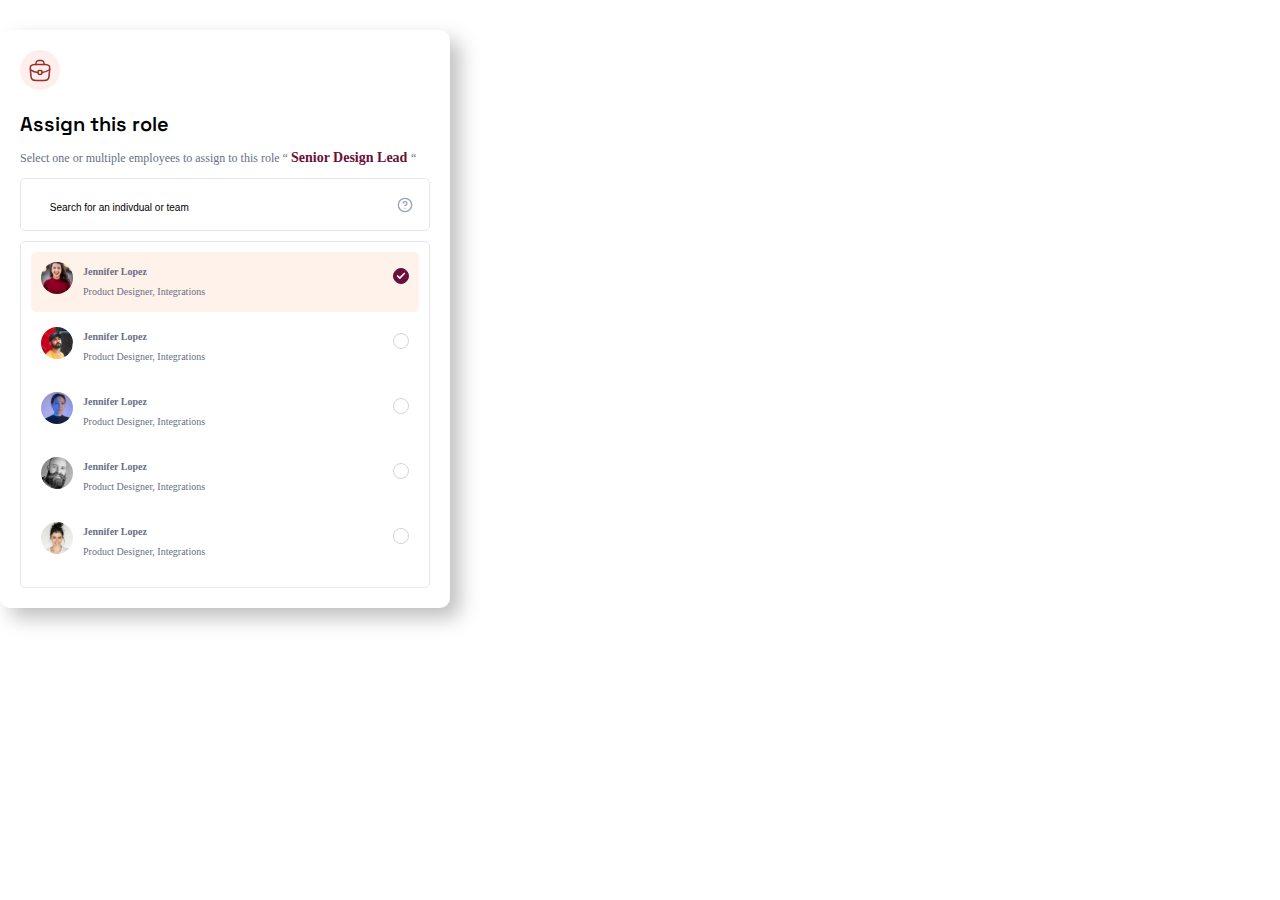
<file: views/modal.html>
<!DOCTYPE html>
<html lang="en">
  <head>
    <meta charset="UTF-8" />
    <meta name="viewport" content="width=device-width, initial-scale=1.0" />
    <title>Modal</title>
    <!-- CSS  -->
    <link rel="stylesheet" href="../css/modal.css" />
    <link rel="stylesheet" href="../css/index.css" />

    <!-- Google Font  -->
    <link rel="preconnect" href="https://fonts.googleapis.com" />
    <link rel="preconnect" href="https://fonts.gstatic.com" crossorigin />
    <link
      href="https://fonts.googleapis.com/css2?family=Space+Grotesk:wght@300..700&display=swap"
      rel="stylesheet"
    />

    <!-- Font Awesome Starts -->
    <link
      rel="stylesheet"
      href="https://cdnjs.cloudflare.com/ajax/libs/font-awesome/6.5.2/css/all.min.css"
      integrity="sha512-SnH5WK+bZxgPHs44uWIX+LLJAJ9/2PkPKZ5QiAj6Ta86w+fsb2TkcmfRyVX3pBnMFcV7oQPJkl9QevSCWr3W6A=="
      crossorigin="anonymous"
      referrerpolicy="no-referrer"
    />
  </head>
  <body>
    <div class="modal-container">
      <div class="modal">
        <div class="inner-modal">
          <div class="modal-icon-round">
            <img src="../assets/icons/modal-briefcase.svg" alt="" />
          </div>
          <h3>Assign this role</h3>
          <p>
            Select one or multiple employees to assign to this role “
            <span class="text-color">Senior Design Lead </span> “
          </p>
          <div class="input-filter">
            <form action="" class="input-form box1">
              <i class="fa-solid fa-magnifying-glass"></i>
              <input
                type="text"
                name=""
                id=""
                placeholder=" Search for an indivdual or team"
              />
            </form>
            <div class="box2">
              <img src="../assets/icons/role-icon.svg" alt="" />
            </div>
          </div>

          <div class="profile-container">
            <div class="profile-box profile-box-one">
              <div class="flex-profile-box">
                <div class="box-1">
                  <div>
                    <img src="../assets/images/modal-pic1.svg" alt="" />
                  </div>
                  <div>
                    <p class="modal-title">Jennifer Lopez</p>
                    <p>Product Designer, Integrations</p>
                  </div>
                </div>
                <div class="box-2">
                  <img src="../assets/icons/Checkbox.svg" alt="" />
                </div>
              </div>
            </div>

            <div class="profile-box">
              <div class="flex-profile-box">
                <div class="box-1">
                  <div>
                    <img src="../assets/images/modal-pic2.svg" alt="" />
                  </div>
                  <div>
                    <p class="modal-title">Jennifer Lopez</p>
                    <p>Product Designer, Integrations</p>
                  </div>
                </div>
                <div class="box-2">
                  <img src="../assets/icons/unCheckbox.svg" alt="" />
                </div>
              </div>
            </div>
            <div class="profile-box">
              <div class="flex-profile-box">
                <div class="box-1">
                  <div>
                    <img src="../assets/images/modal-pic3.svg" alt="" />
                  </div>
                  <div>
                    <p class="modal-title">Jennifer Lopez</p>
                    <p>Product Designer, Integrations</p>
                  </div>
                </div>
                <div class="box-2">
                  <img src="../assets/icons/unCheckbox.svg" alt="" />
                </div>
              </div>
            </div>
            <div class="profile-box">
              <div class="flex-profile-box">
                <div class="box-1">
                  <div>
                    <img src="../assets/images/modal-pic4.svg" alt="" />
                  </div>
                  <div>
                    <p class="modal-title">Jennifer Lopez</p>
                    <p>Product Designer, Integrations</p>
                  </div>
                </div>
                <div class="box-2">
                  <img src="../assets/icons/unCheckbox.svg" alt="" />
                </div>
              </div>
            </div>
            <div class="profile-box">
              <div class="flex-profile-box">
                <div class="box-1">
                  <div>
                    <img src="../assets/images/modal-pic5.svg" alt="" />
                  </div>
                  <div>
                    <p class="modal-title">Jennifer Lopez</p>
                    <p>Product Designer, Integrations</p>
                  </div>
                </div>
                <div class="box-2">
                  <img src="../assets/icons/unCheckbox.svg" alt="" />
                </div>
              </div>
            </div>
          </div>
        </div>
      </div>
    </div>
  </body>
</html>
</file>
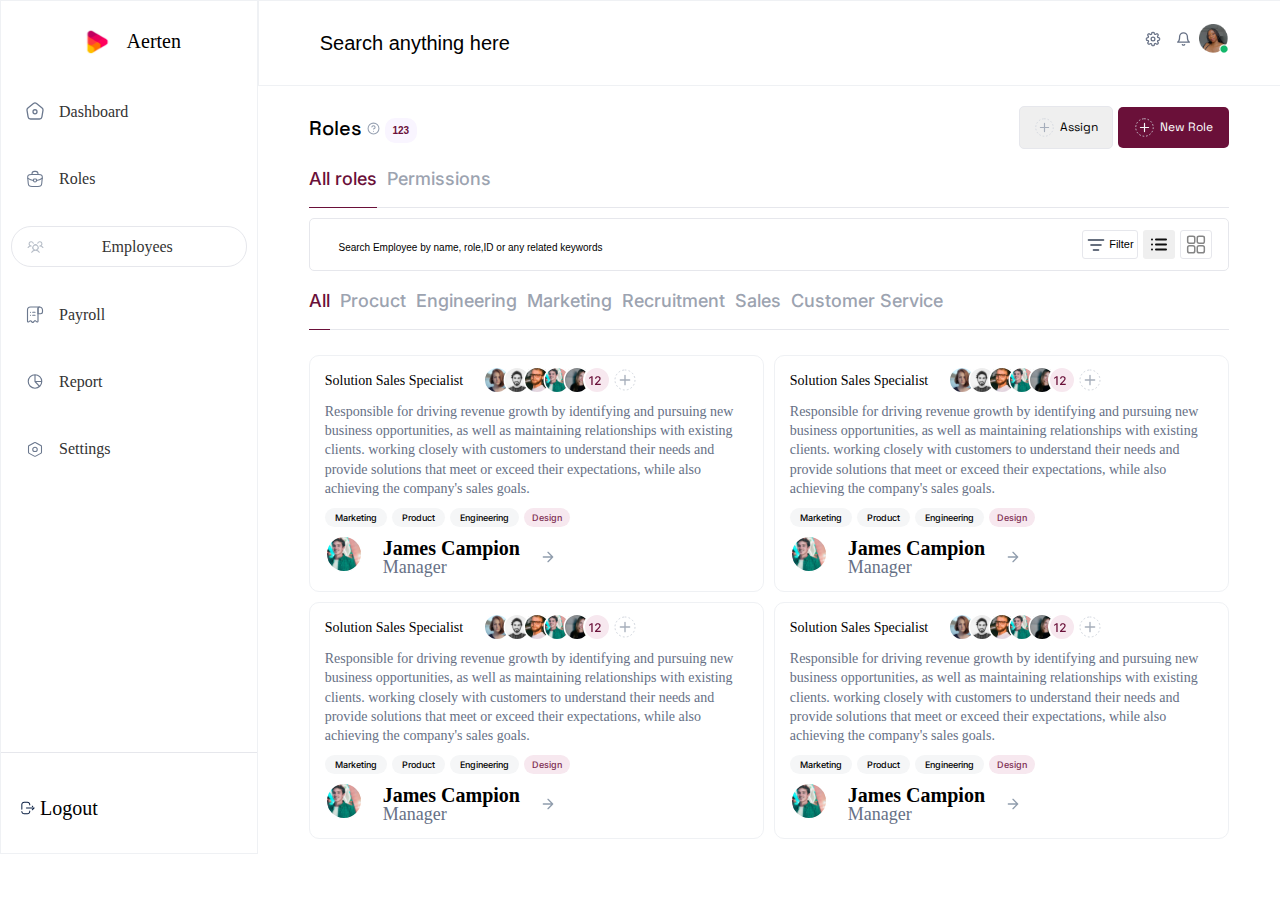
<file: views/roles.html>
<!DOCTYPE html>
<html lang="en">
  <head>
    <meta charset="UTF-8" />
    <meta name="viewport" content="width=device-width, initial-scale=1.0" />
    <link rel="stylesheet" href="../css/index.css" />
    <link rel="stylesheet" href="../css/table.css" />
    <link rel="stylesheet" href="../css/role.css" />
    <link rel="stylesheet" href="../css/sidebar.css" />
    <link rel="stylesheet" href="../css/modal.css" />

    <!-- Google Fonts  end-->
    <link rel="preconnect" href="https://fonts.googleapis.com" />
    <link rel="preconnect" href="https://fonts.gstatic.com" crossorigin />
    <link
      href="https://fonts.googleapis.com/css2?family=Space+Grotesk:wght@300..700&display=swap"
      rel="stylesheet"
    />
    <link rel="preconnect" href="https://fonts.googleapis.com" />
    <link rel="preconnect" href="https://fonts.gstatic.com" crossorigin />
    <link
      href="https://fonts.googleapis.com/css2?family=Inter:wght@100..900&family=Space+Grotesk:wght@300..700&display=swap"
      rel="stylesheet"
    />

    <link rel="preconnect" href="https://fonts.googleapis.com" />
    <link rel="preconnect" href="https://fonts.gstatic.com" crossorigin />
    <link
      href="https://fonts.googleapis.com/css2?family=Space+Grotesk:wght@300..700&display=swap"
      rel="stylesheet"
    />
    <!-- Google Fonts ends -->

    <!-- Js Links Starts -->
    <script src="../js/main.js" defer></script>
    <script src="../js/table.js" defer></script>
    <script src="../js/sidebar.js"></script>
    <script src="../js/modal..js" defer></script>

    <!-- Js Links Ends -->

    <!-- Font Awesome Starts -->
    <link
      rel="stylesheet"
      href="https://cdnjs.cloudflare.com/ajax/libs/font-awesome/6.5.2/css/all.min.css"
      integrity="sha512-SnH5WK+bZxgPHs44uWIX+LLJAJ9/2PkPKZ5QiAj6Ta86w+fsb2TkcmfRyVX3pBnMFcV7oQPJkl9QevSCWr3W6A=="
      crossorigin="anonymous"
      referrerpolicy="no-referrer"
    />

    <!-- Font Awesome Ends -->
    <title>Roles Page</title>
  </head>
  <body>
    <div class="container">
      <div class="sidebar">
        <nav class="nav">
          <div class="navbar-divider">
            <div class="sidebar-brand">
              <img src="../assets/icons/logo.svg" alt="Logo" />
              <h2>Aerten</h2>
            </div>
            <ul class="sidebar-menu">
              <li>
                <a href="#">
                  <img src="../assets/icons/home.svg" alt="Home Icon" />
                  <span>Dashboard</span>
                </a>
              </li>
              <li>
                <a href="#">
                  <img
                    src="../assets/icons/briefcase.svg"
                    alt="Briefcase Icon"
                  />
                  <span>Roles</span>
                </a>
              </li>
              <li class="select-menu">
                <div class="select-btn">
                  <a href="../index.html">
                    <img
                      class="img-1"
                      src="../assets/icons/3 User.svg"
                      alt="Users Icon"
                    />
                    <span>Employees</span>
                    <i class="fa-solid fa-arrow-down"></i>
                  </a>
                </div>
                <ul class="options">
                  <li class="option">
                    <a href="../index.html">
                      <img src="../assets/icons/_Dot.svg" alt="Dot Icon" />
                      <span class="text">All Employees</span>
                    </a>
                  </li>
                  <li class="option">
                    <a href="#">
                      <img src="../assets/icons/_Dot.svg" alt="Dot Icon" />
                      <span class="text">Recent Hires</span>
                    </a>
                  </li>
                </ul>
              </li>
              <li>
                <a href="#">
                  <img
                    src="../assets/icons/receipt-item.svg"
                    alt="Receipt Icon"
                  />
                  <span>Payroll</span>
                </a>
              </li>
              <li>
                <a href="#">
                  <img
                    src="../assets/icons/Chart_Pie.svg"
                    alt="Chart Pie Icon"
                  />
                  <span>Report</span>
                </a>
              </li>
              <li>
                <a href="#">
                  <img src="../assets/icons/Settings.svg" alt="Settings Icon" />
                  <span>Settings</span>
                </a>
              </li>
            </ul>
          </div>
          <div class="logout-border">
            <li>
              <a href="#">
                <img src="../assets/icons/Logout.svg" alt="Logout Icon" />
                <span>Logout</span>
              </a>
            </li>
          </div>
        </nav>
      </div>
      <div class="main-content">
        <div class="menu pad-container">
          <div class="menu-box-one">
            <form action="" class="input-form">
              <i class="fa-solid fa-magnifying-glass"></i>
              <input
                type="text"
                name=""
                id=""
                placeholder="Search anything here"
              />
            </form>
          </div>
          <div class="menu-box-two">
            <div>
              <img src="../assets/icons/settings-icon.svg" alt="" />
            </div>
            <div>
              <img src="../assets/icons/bell-icon.svg" alt="" />
            </div>
            <div>
              <img src="../assets/images/profile.png" alt="" />
            </div>
          </div>
        </div>
        <div class="pad-container">
          <div class="sub-menu">
            <div class="sub-menu-box1">
              <p>Roles</p>
              <div>
                <img src="../assets/icons/help-circle.svg" alt="" />
              </div>
              <div class="badge">
                <button class="number">123</button>
              </div>
            </div>
            <div class="sub-menu-box2">
              <div class="export" id="show-modal">
                <button class="btn1">
                  <img src="../assets/icons/assign-icon.svg" alt="" />
                  <p>Assign</p>
                </button>
              </div>
              <div class="new-employee">
                <button class="btn2">
                  <img src="../assets/icons/add-icon.svg" alt="" />
                  <p>New Role</p>
                </button>
              </div>
            </div>
          </div>
          <div class="employee-section">
            <nav>
              <ul>
                <li>
                  <a class="nav_link" href="">All roles</a>
                </li>
                <li>
                  <a class="nav_link" href="./views/about.html">Permissions</a>
                </li>
              </ul>
            </nav>

            <div class="input-filter">
              <form action="" class="input-form box1">
                <i class="fa-solid fa-magnifying-glass"></i>
                <input
                  type="text"
                  name=""
                  id=""
                  placeholder=" Search Employee by name, role,ID or any related keywords "
                />
              </form>
              <div class="box2">
                <button class="filter">
                  <img src="../assets/icons/filter-icon.svg" alt="" />
                  <p>Filter</p>
                </button>
                <button class="edit">
                  <img src="../assets/icons/edit-icon.svg" alt="" />
                </button>
                <button class="linear">
                  <img src="../assets/icons/linear-icon.svg" alt="" />
                </button>
              </div>
            </div>
            <nav class="sub-role-menu">
              <ul>
                <li>
                  <a class="nav_link" href="">All</a>
                </li>
                <li>
                  <a class="nav_link" href="./views/about.html">Procuct</a>
                </li>
                <li>
                  <a class="nav_link" href="./views/about.html">Engineering</a>
                </li>
                <li>
                  <a class="nav_link" href="./views/about.html">Marketing</a>
                </li>
                <li>
                  <a class="nav_link" href="./views/about.html">Recruitment</a>
                </li>
                <li>
                  <a class="nav_link" href="./views/about.html">Sales</a>
                </li>

                <li>
                  <a class="nav_link" href="./views/about.html"
                    >Customer Service</a
                  >
                </li>
              </ul>
            </nav>

            <div class="card-container">
              <div class="grid-container">
                <div class="card">
                  <div class="card-title">
                    <div class="box1">
                      <h2>Solution Sales Specialist</h2>
                    </div>
                    <div class="box2">
                      <img src="../assets/icons/group-img.svg" alt="" />
                      <img src="../assets/icons/assign-icon.svg" alt="" />
                    </div>
                  </div>
                  <div class="card-body">
                    <p>
                      Responsible for driving revenue growth by identifying and
                      pursuing new business opportunities, as well as
                      maintaining relationships with existing clients. working
                      closely with customers to understand their needs and
                      provide solutions that meet or exceed their expectations,
                      while also achieving the company's sales goals.
                    </p>
                    <div class="flex-job">
                      <button class="marketing">Marketing</button>
                      <button class="product">Product</button>
                      <button class="engineering">Engineering</button>
                      <button class="design">Design</button>
                    </div>
                  </div>
                  <div class="card-footer">
                    <div class="box1">
                      <img src="../assets/icons/role-profile.svg" alt="" />
                    </div>
                    <div class="box2">
                      <p class="title">James Campion</p>
                      <p class="sub-title">Manager</p>
                    </div>
                    <div class="box3">
                      <img src="../assets//icons/arrow-right.svg" alt="" />
                    </div>
                  </div>
                </div>
                <div class="card">
                  <div class="card-title">
                    <div class="box1">
                      <h2>Solution Sales Specialist</h2>
                    </div>
                    <div class="box2">
                      <img src="../assets/icons/group-img.svg" alt="" />
                      <img src="../assets/icons/assign-icon.svg" alt="" />
                    </div>
                  </div>
                  <div class="card-body">
                    <p>
                      Responsible for driving revenue growth by identifying and
                      pursuing new business opportunities, as well as
                      maintaining relationships with existing clients. working
                      closely with customers to understand their needs and
                      provide solutions that meet or exceed their expectations,
                      while also achieving the company's sales goals.
                    </p>
                    <div class="flex-job">
                      <button class="marketing">Marketing</button>
                      <button class="product">Product</button>
                      <button class="engineering">Engineering</button>
                      <button class="design">Design</button>
                    </div>
                  </div>
                  <div class="card-footer">
                    <div class="box1">
                      <img src="../assets/icons/role-profile.svg" alt="" />
                    </div>
                    <div class="box2">
                      <p class="title">James Campion</p>
                      <p class="sub-title">Manager</p>
                    </div>
                    <div class="box3">
                      <img src="../assets//icons/arrow-right.svg" alt="" />
                    </div>
                  </div>
                </div>
                <div class="card">
                  <div class="card-title">
                    <div class="box1">
                      <h2>Solution Sales Specialist</h2>
                    </div>
                    <div class="box2">
                      <img src="../assets/icons/group-img.svg" alt="" />
                      <img src="../assets/icons/assign-icon.svg" alt="" />
                    </div>
                  </div>
                  <div class="card-body">
                    <p>
                      Responsible for driving revenue growth by identifying and
                      pursuing new business opportunities, as well as
                      maintaining relationships with existing clients. working
                      closely with customers to understand their needs and
                      provide solutions that meet or exceed their expectations,
                      while also achieving the company's sales goals.
                    </p>
                    <div class="flex-job">
                      <button class="marketing">Marketing</button>
                      <button class="product">Product</button>
                      <button class="engineering">Engineering</button>
                      <button class="design">Design</button>
                    </div>
                  </div>
                  <div class="card-footer">
                    <div class="box1">
                      <img src="../assets/icons/role-profile.svg" alt="" />
                    </div>
                    <div class="box2">
                      <p class="title">James Campion</p>
                      <p class="sub-title">Manager</p>
                    </div>
                    <div class="box3">
                      <img src="../assets//icons/arrow-right.svg" alt="" />
                    </div>
                  </div>
                </div>
                <div class="card">
                  <div class="card-title">
                    <div class="box1">
                      <h2>Solution Sales Specialist</h2>
                    </div>
                    <div class="box2">
                      <img src="../assets/icons/group-img.svg" alt="" />
                      <img src="../assets/icons/assign-icon.svg" alt="" />
                    </div>
                  </div>
                  <div class="card-body">
                    <p>
                      Responsible for driving revenue growth by identifying and
                      pursuing new business opportunities, as well as
                      maintaining relationships with existing clients. working
                      closely with customers to understand their needs and
                      provide solutions that meet or exceed their expectations,
                      while also achieving the company's sales goals.
                    </p>
                    <div class="flex-job">
                      <button class="marketing">Marketing</button>
                      <button class="product">Product</button>
                      <button class="engineering">Engineering</button>
                      <button class="design">Design</button>
                    </div>
                  </div>
                  <div class="card-footer">
                    <div class="box1">
                      <img src="../assets/icons/role-profile.svg" alt="" />
                    </div>
                    <div class="box2">
                      <p class="title">James Campion</p>
                      <p class="sub-title">Manager</p>
                    </div>
                    <div class="box3">
                      <img src="../assets//icons/arrow-right.svg" alt="" />
                    </div>
                  </div>
                </div>
              </div>
            </div>
          </div>
        </div>
      </div>

      <div class="modal-backdrop">
        <div class="show-modal">
          <div class="modal">
            <div class="inner-modal">
              <div class="modal-icon-round">
                <img src="../assets/icons/modal-briefcase.svg" alt="" />
              </div>
              <h3>Assign this role</h3>
              <p>
                Select one or multiple employees to assign to this role “
                <span class="text-color">Senior Design Lead </span> “
              </p>
              <div class="input-filter">
                <form action="" class="input-form box1">
                  <i class="fa-solid fa-magnifying-glass"></i>
                  <input
                    type="text"
                    name=""
                    id=""
                    placeholder=" Search for an indivdual or team"
                  />
                </form>
                <div class="box2">
                  <img src="../assets/icons/role-icon.svg" alt="" />
                </div>
              </div>

              <div class="profile-container">
                <div class="profile-box profile-box-one">
                  <div class="flex-profile-box">
                    <div class="box-1">
                      <div>
                        <img src="../assets/images/modal-pic1.svg" alt="" />
                      </div>
                      <div>
                        <p class="modal-title">Jennifer Lopez</p>
                        <p>Product Designer, Integrations</p>
                      </div>
                    </div>
                    <div class="box-2">
                      <img src="../assets/icons/Checkbox.svg" alt="" />
                    </div>
                  </div>
                </div>

                <div class="profile-box">
                  <div class="flex-profile-box">
                    <div class="box-1">
                      <div>
                        <img src="../assets/images/modal-pic2.svg" alt="" />
                      </div>
                      <div>
                        <p class="modal-title">Jennifer Lopez</p>
                        <p>Product Designer, Integrations</p>
                      </div>
                    </div>
                    <div class="box-2">
                      <img src="../assets/icons/unCheckbox.svg" alt="" />
                    </div>
                  </div>
                </div>
                <div class="profile-box">
                  <div class="flex-profile-box">
                    <div class="box-1">
                      <div>
                        <img src="../assets/images/modal-pic3.svg" alt="" />
                      </div>
                      <div>
                        <p class="modal-title">Jennifer Lopez</p>
                        <p>Product Designer, Integrations</p>
                      </div>
                    </div>
                    <div class="box-2">
                      <img src="../assets/icons/unCheckbox.svg" alt="" />
                    </div>
                  </div>
                </div>
                <div class="profile-box">
                  <div class="flex-profile-box">
                    <div class="box-1">
                      <div>
                        <img src="../assets/images/modal-pic4.svg" alt="" />
                      </div>
                      <div>
                        <p class="modal-title">Jennifer Lopez</p>
                        <p>Product Designer, Integrations</p>
                      </div>
                    </div>
                    <div class="box-2">
                      <img src="../assets/icons/unCheckbox.svg" alt="" />
                    </div>
                  </div>
                </div>
                <div class="profile-box">
                  <div class="flex-profile-box">
                    <div class="box-1">
                      <div>
                        <img src="../assets/images/modal-pic5.svg" alt="" />
                      </div>
                      <div>
                        <p class="modal-title">Jennifer Lopez</p>
                        <p>Product Designer, Integrations</p>
                      </div>
                    </div>
                    <div class="box-2">
                      <img src="../assets/icons/unCheckbox.svg" alt="" />
                    </div>
                  </div>
                </div>
              </div>
            </div>
          </div>
        </div>
        <button class="close-modal">X</button>
      </div>
    </div>
  </body>
</html>
</file>
<file: css/modal.css>
/* Main modal styles */
.show-modal {
  display: flex;
  width: 100%;
  justify-content: center;
  align-items: center;
  position: absolute;
  top: 0;
  bottom: 0;
  overflow: auto;
}

.close-modal {
  display: flex;
  justify-content: center;
  align-items: center;
  background-color: #ffffff;
  position: absolute;
  color: #000000;
  top: 20px;
  right: 150px;
  width: 30px;
  height: 30px;
  border-radius: 50%;
  border: none;
}

.hide-button {
  display: none;
}

.modal {
  width: 450px;
  max-height: 80%;
  border-radius: 10px;
  background-color: white;
  box-shadow: 10px 10px 20px rgba(0, 0, 0, 0.25);
  opacity: 1;
  margin: 30px 0;
  overflow: auto;
  scrollbar-width: thin; /* Reduced scrollbar width for Firefox */
  scrollbar-color: #888 #f1f1f1; /* thumb color, track color */
}

/* Custom scrollbar styles for webkit-based browsers */
.modal::-webkit-scrollbar {
  width: 2px; /* Further reduced scrollbar width */
}

.modal::-webkit-scrollbar-track {
  background: #f1f1f1;
  border-radius: 10px;
}

.modal::-webkit-scrollbar-thumb {
  background: #888;
  border-radius: 10px;
  border: 1px solid #f1f1f1; /* Adjusted border to fit thinner scrollbar */
}

.modal::-webkit-scrollbar-thumb:hover {
  background: #555;
}

/* Other styles */
.inner-modal {
  margin: 20px;
}

.modal-icon-round {
  border-radius: 50%;
  background-color: #feeeed;
  width: 40px;
  height: 40px;
  display: flex;
  justify-content: center;
  align-items: center;
  margin-bottom: 20px;
}

.modal-icon-round img {
  display: flex;
  justify-content: center;
  align-items: center;
}

.inner-modal h3 {
  font-family: Space Grotesk, sans-serif;
  font-size: 20px;
  font-weight: 600;
  line-height: 28px;
  text-align: left;
  margin-bottom: 0;
  margin-top: 5px;
  padding: 0;
}

.inner-modal p {
  margin-top: 10px;
  font-family: Inter;
  font-size: 12px;
  line-height: 20px;
  text-align: left;
  color: #667085;
}

.inner-modal p .text-color {
  color: #6a1039;
  font-family: Inter;
  font-size: 14px;
  font-weight: 700;
  line-height: 20px;
  text-align: left;
}

.input-filter {
  padding: 0.1rem 1rem !important;
}

.profile-container {
  border: 1px solid #e6e7ec;
  margin-top: 10px;
  border-radius: 5px;
  padding: 10px;
}

.profile-box {
  padding: 10px 10px;
  border-radius: 5px;
  margin-bottom: 5px;
}

.profile-box-one {
  background-color: #fff2ea;
}

.flex-profile-box {
  display: flex;
  justify-content: space-between;
}

.profile-box .box-1 {
  display: flex;
  align-items: center;
  gap: 10px;
}

.profile-box .box-1 p {
  margin: 0;
  padding: 0;
  font-size: 10px;
}

.modal-title {
  font-size: 14px;
  font-weight: 900;
  line-height: 20px;
  text-align: left;
}

.modal-backdrop {
  display: none; /* Initially hidden */
  position: fixed;
  top: 0;
  left: 0;
  width: 100%;
  height: 100%;
  background: rgba(0, 0, 0, 0.5); /* Semi-transparent background */
  backdrop-filter: blur(5px); /* Blur effect */
  padding: 30px 0; /* Add padding at the top and bottom */
  box-sizing: border-box; /* Include padding in the element's total width and height */
  z-index: 1000; /* Ensures it sits above other elements */
}

.display-modal {
  display: flex;
  position: fixed;
  top: 0;
  left: 0;
  width: 100%;
  height: 100%;
  background: rgba(0, 0, 0, 0.5); /* Semi-transparent background */
  backdrop-filter: blur(5px); /* Blur effect */
  padding: 30px 0; /* Add padding at the top and bottom */
  box-sizing: border-box; /* Include padding in the element's total width and height */
  justify-content: center;
  align-items: center;
  z-index: 1000;
}
</file>
<file: css/index.css>
* {
  padding: 0;
  margin: 0;
  box-sizing: border-box;
}

.pad-container {
  padding: 0 5%;
}

.container {
  display: flex;
  position: relative;
  /* padding: 20px; */
}

.sidebar {
  flex: 1;
  background-color: white;
  border: 1px solid #eff1f4;
}

.main-content {
  flex: 4;
}

.menu {
  border: 1px solid #eff1f4;
  border-right: none;
  height: 86px;
  display: flex;
  justify-content: space-between;
  align-items: center;
}

.menu-box-one {
  display: flex;
  align-items: center;
  gap: 5px;
  height: 100%;
  width: 60%;
}

.input-form {
  position: relative;
  width: 100%;
  height: 3rem;
  display: flex;
  align-items: center;
  gap: 10px;
}
.input-form input {
  width: 100%;
  height: 100%;
  outline: none;
  border: none;
}
.input-form input::placeholder {
  color: black;
}
.input-form .fa-magnifying-glass {
  color: #687186;
  font-size: 1rem;
}

.menu-box-two {
  display: flex;
}

.menu-box-two div img {
  width: 1.9rem;
}

.sub-menu {
  height: 83px;
  display: flex;
  justify-content: space-between;
  align-items: center;
}
.sub-menu-box1 {
  display: flex;
  align-items: center;
  gap: 5px;
}
.sub-menu-box2 {
  display: flex;
  align-items: center;
  gap: 5px;
}

.box1 input::placeholder {
  font-size: 10px;
}

.sub-menu p {
  font-family: Space Grotesk, sans-serif;
  font-size: 20px;
  font-weight: 500;
  line-height: 28px;
  text-align: left;
}
.sub-menu div img {
  width: 0.8rem;
}
.sub-menu .badge img {
  width: 2rem;
  margin-top: 2px;
}
.export .btn1 {
  display: flex;
  align-items: center;
  padding: 10px 14px;
  border-radius: 5px;
  border: 1px solid #e6e7ec;
  gap: 5px;
}

.export .btn1 p {
  font-family: "Space Grotesk", sans-serif;
  font-size: 12px;
  font-weight: 400;
  line-height: 20px;
  text-align: left;
}

.export .btn1 img {
  width: 1.3rem;
}

.new-employee .btn2 {
  background-color: #6a1039;
  border-radius: 5px;
  border: none;
  padding: 10px 16px;
  color: white;
  display: flex;
  align-items: center;
  gap: 5px;
}
.new-employee .btn2 p {
  font-family: "Space Grotesk", sans-serif;
  font-size: 12px;
  font-weight: 400;
  line-height: 20px;
  text-align: left;
}
.new-employee .btn2 img {
  width: 1.3rem;
}

.employee-section > nav ul {
  display: flex;
  gap: 10px;
  list-style-type: none;
  border-bottom: 1px solid #e6e7ec;
}

.employee-section > nav ul li a {
  text-decoration: none;
  color: #9ca3b0;
}

.employee-section li {
  font-family: Inter;
  font-size: 10px;
  font-weight: 500;
  line-height: 20px;
  text-align: left;
  display: block;
  margin: 0;
  padding-bottom: 1rem;
}

.active-link {
  border-bottom: 1.7px solid #6a1039;
  color: #6a1039 !important;
  padding-bottom: 1.1rem;
}

.input-filter {
  border: 1px solid #e6e7ec;
  border-radius: 5px;
  padding: 0.5rem 1rem;
  display: flex;
  justify-content: space-between;
  align-items: center;
  margin-top: 10px;
}

.input-filter .box1 {
  display: flex;
  align-items: center;
  gap: 10px;
}

.input-filter .box1 p {
  font-family: "Times New Roman", Times, serif;
  font-size: 14px;
  font-weight: 400;
  line-height: 19.12px;
  text-align: center;
}

.input-filter .box2 {
  display: flex;
  gap: 5px;
}

.box2 .filter {
  display: flex;
  gap: 3px;
  align-items: center;
  justify-content: center;
  width: 3.5rem;
  height: 1.8rem;
  /* padding: 0 5px; */
  background: white;
  border: 1px solid #e6e7ec;
  border-radius: 3px;
}
.box2 .filter p {
  font-size: 11px;
}

.box2 .edit {
  display: flex;
  justify-content: center;
  align-items: center;
  padding: 2px 4px;
  border: none;
  border-radius: 3px;
  width: 2rem;
  height: 1.8rem;
}
.box2 .linear {
  display: flex;
  align-items: center;
  justify-content: center;
  padding: 2px 4px;
  border: none;
  border-radius: 3px;
  background-color: white;
  border: 1px solid #e6e7ec;
  width: 2rem;
  height: 1.8rem;
}

.number {
  border-radius: 10px;
  color: #6a1039;
  background-color: #f9f5ff;
  border: none;
  padding: 5px 8px;
  font-size: 10px;
  font-weight: 600;
}

/* Media Query  */

@media screen and (min-width: 1024px) {
  body,
  h1,
  h2,
  h3,
  h4,
  h5,
  h6,
  span,
  div,
  li,
  button,
  input {
    /* font-family: Arial, sans-serif;  */
    font-size: 20px;
    font-weight: normal;
    line-height: 1.5;
  }
  a {
    font-size: 18px;
  }
  p {
    font-size: 16px;
  }
  .card-container .card-body p {
    font-size: 14px;
  }
  .card-footer .title {
    font-size: 20px;
  }
  .card-footer .sub-title {
    font-size: 18px;
  }
}
</file>
<file: css/table.css>
.field {
  width: 100%;
  margin: 1rem 0;
  font-size: 10px !important;
  font-family: Inter;
}
/* Existing styles in table.css */

/* Add the corrected code below this line */

table {
  width: 100%;
  margin: 2px auto;
  color: #42526d;
  background-color: #ffff;
  border-spacing: 0;
  border: #eff1f4 solid 1px;
  border-radius: 10px;
  height: inherit;
}

table tr th,
td {
  padding: 10px;
  border-top: #eff1f4 solid 1px;
  border-bottom: #eff1f4 solid 1px;
  /* Removed border-top and border-bottom from 'tr, td' */
}

/* Added 'border-collapse: collapse;' for improved border rendering */
table {
  border-collapse: collapse;
}

/* Existing styles continue below this line */

tr,
td {
  border-top: #eff1f4 solid 1px;
  border-bottom: #eff1f4 solid 1px;
}

.bottom-field {
  display: flex;
  justify-content: center;
  align-items: center;
  padding: 1rem 1rem;
}

.pagination {
  display: flex;
  justify-content: space-between;
  align-items: center;
  width: 100%;
  gap: 10px;
  height: 40px;
}

.pagination li {
  list-style: none;
  padding: 3px 8px;
  display: inline-block;
  text-align: center;
  border-radius: 5px;
  border: 1px solid #999;
  color: #999;
  box-sizing: border-box;
  transition: all 0.3s ease;
}

.pagination li.active {
  background: #32d6aa;
  color: white;
  border: 1px solid #32d6aa;
  outline: none;
}

.pagination li a {
  text-decoration: none;
  color: inherit;
  font-family: sans-serif;
  font-size: 13px;
  box-sizing: border-box;
}

/* Add hover styles */
.pagination li:hover {
  border: 1px solid #32d6aa;
  color: #32d6aa;
  box-sizing: border-box;
}

.pagination li a i {
  padding: 3px;
}

.pagination li.prev {
  margin-right: auto;
}

.pagination li.next {
  margin-left: auto;
}

.name {
  display: flex;
  align-items: center;
  gap: 3px;
}

.name img {
  width: 25px;
  height: 25px;
  object-fit: cover;
}
.name div .full-name {
  color: black;
  font-weight: 600;
}
.name div .email {
  color: #6b788e;
  font-size: 9px;
}

.role {
  display: flex;
  align-items: center;
  gap: 3px;
}

.role img {
  width: 12px;
}
.role-data .contract {
  font-size: 8px;
  font-weight: 400;
  line-height: 20px;
  text-align: left;
  color: #8993a4;
}

.my-active {
  background-color: #ecfdf3;
  border-radius: 10px;
  color: #2b9166;
  border: none;
  padding: 3px 6px;
  font-size: 9px;
  font-weight: 500;
  display: flex;
  align-items: center;
  gap: 5px;
}
.my-active .fa-circle {
  font-size: 5px;
}

.my-inactive {
  background-color: #fff2ea;
  border-radius: 10px;
  color: #f26157;
  border: none;
  padding: 3px 6px;
  font-size: 9px;
  font-weight: 500;
  display: flex;
  align-items: center;
  gap: 5px;
}
.my-inactive .fa-circle {
  font-size: 5px;
}

.marketing,
.product,
.engineering,
.plus {
  background-color: #f5f6f7;
  font-family: inter;
  border-radius: 10px;
  color: black;
  border: none;
  padding: 3px 8px;
  font-size: 8px;
  font-weight: 500;
  display: flex;
  align-items: center;
  gap: 5px;
}

.design {
  background-color: #f7e8ef;
  font-family: inter;
  border-radius: 10px;
  color: #7c2b50;
  border: none;
  padding: 3px 8px;
  font-size: 8px;
  font-weight: 500;
  display: flex;
  align-items: center;
  gap: 5px;
}

.flex-teams {
  display: flex;
  justify-content: space-between;
  align-items: center;
  gap: 20px;
}
.flex-teams .box1 {
  display: flex;
  align-items: center;
  gap: 2px;
}

.flex-teams .marketing {
  width: 50px;
  object-fit: cover;
}
.flex-teams .design {
  width: 40px;
  object-fit: cover;
}
.flex-teams .plus1 {
  width: 20px;
  object-fit: cover;
}
.flex-teams .box2 img {
  width: 15px;
  object-fit: cover;
}
.employee-id {
  background-color: #f5f6f7;
  border-radius: 7px;
}

.employee-id p {
  color: #091e42;
  font-family: Inter;
  font-size: 9px;
  line-height: 18px;
  text-align: center;
}
</file>
<file: css/role.css>
.sub-role-menu {
  margin-top: 20px;
}
.main-content {
  margin-bottom: 10px;
}

.card-container {
  margin-top: 20px;
  padding: 5px 0;
}

.card {
  background-color: white;
  color: black;
  border: 1px solid #eff1f4;
  border-radius: 10px;
  padding: 10px 15px;
  height: auto; /* Ensure the card height adjusts based on content */
  opacity: 1; /* Assuming you want the cards to be visible */
}

.card p {
  color: #667085;
  font-size: 10px;
  font-weight: 500;
  line-height: 19.12px;
  text-align: left;
}

.card-title {
  display: flex;
  align-items: center;
  gap: 20px;
}
.card-title h2 {
  font-size: 14px;
}

.card-body {
  margin: 8px 0;
}

.card .marketing,
.product,
.engineering,
.plus {
  background-color: #f5f6f7;
  font-family: inter;
  border-radius: 12px;
  color: black;
  border: none;
  padding: 3px 10px;
  font-size: 8px;
  font-weight: 500;
  display: flex;
  align-items: center;
  gap: 3px;
}

.card-title .box2 {
  display: flex;
  align-items: center;
  gap: 2px;
}

.card .flex-job button {
  font-size: 9px;
}

.flex-job {
  display: flex;
  gap: 5px;
  margin-top: 10px;
}

.card-footer {
  display: flex;
  align-items: center;
  gap: 20px;
  width: 15rem;
}
.card-footer .box2 .title {
  color: black;
  font-weight: 600;
}

.grid-container {
  display: grid;
  grid-template-columns: 1fr 1fr;
  gap: 10px;
}

@media (max-width: 600px) {
  .grid-container {
    grid-template-columns: 1fr;
  }
}
</file>
<file: css/sidebar.css>
.nav {
  height: 100%;
  display: flex;
  flex-direction: column;
  justify-content: space-between;
  overflow: hidden;
}

.navbar-divider {
  padding: 20px 10px;
}

.sidebar-brand {
  display: flex;
  justify-content: center;
  align-items: center;
  padding-bottom: 20px;
}

.sidebar-brand h2 {
  font-size: 20px;
  margin-left: 10px;
}

.sidebar-brand img {
  width: 40px;
}

.sidebar-menu {
  list-style-type: none;
  padding: 0;
  margin: 0;
}

.sidebar-menu li {
  list-style-type: none;
  margin-bottom: 8px;
  padding: 10px 0;
}

.sidebar-menu li a {
  display: flex;
  align-items: center;
  gap: 15px;
  text-decoration: none;
  padding: 10px 15px;
  border-radius: 20px;
  /* border: none;
  outline: none; */
  color: #333;
  transition: 0.3s;
}

.sidebar-menu li a:hover {
  background: #9a4c1e;
  color: white;
  border-radius: 20px;
}

.sidebar-menu li a img {
  width: 18px;
}

.sidebar-menu li a span {
  font-size: 16px;
  font-weight: 400;
  line-height: 19.12px;
  text-align: left;
}

.select-menu {
  position: relative;
}

.select-btn a {
  display: flex;
  align-items: center;
  justify-content: space-between;
  padding: 10px 15px;
  cursor: pointer;
  color: #333;
  text-decoration: none;
  border: #e6e7ec 1.5px solid;
  /* border-radius: 100p  x; */
  transition: 0.3s;
}

.hover-svg path {
  transition: fill 0.3s ease; /* Smooth transition for color change */
}

a:hover .hover-svg path {
  fill: white; /* Change this to the desired hover color */
}

.select-btn .img-1 {
  width: 17px;
}

.select-btn a i {
  font-size: 13px;
  transition: 0.3s;
  color: #b7bec8;
}

.select-btn a:hover i {
  color: white;
}

.select-menu.active .select-btn i {
  transform: rotate(-180deg);
}

.options {
  position: absolute;
  top: 100%;
  left: 0;
  width: 100%;
  padding: 0;
  margin-bottom: 10px;
  border-radius: 5px;
  background: #fff;
  /* box-shadow: 0 2px 10px rgba(0, 0, 0, 0.1); */
  list-style-type: none;
  display: none;
}

.select-menu.active .options {
  display: block;
}

.options .option a {
  display: flex;
  align-items: center;
  padding: 2px 15px;
  color: #333;
  text-decoration: none;
  transition: 0.3s;
  margin: 0;
}

.options .option {
  margin: 0;
}

.options .option a:hover {
  background: transparent;
}

.options .option a .text {
  font-weight: 500;
  font-size: 12px;
}
.options .option a .text:hover {
  color: #9a4c1e;
}

.options .option img {
  width: 10px;
  margin-right: 10px;
}

.logout-border {
  border-top: #e6e7ec 1px solid;
  padding-top: 40px;
}

.logout-border li {
  list-style-type: none;
  padding-bottom: 30px;
}
.logout-border li a {
  text-decoration: none;
  display: flex;
  align-items: center;
  padding: 0 20px;
  /* justify-content: center; */
  color: black;
  gap: 5px;
}
</file>
